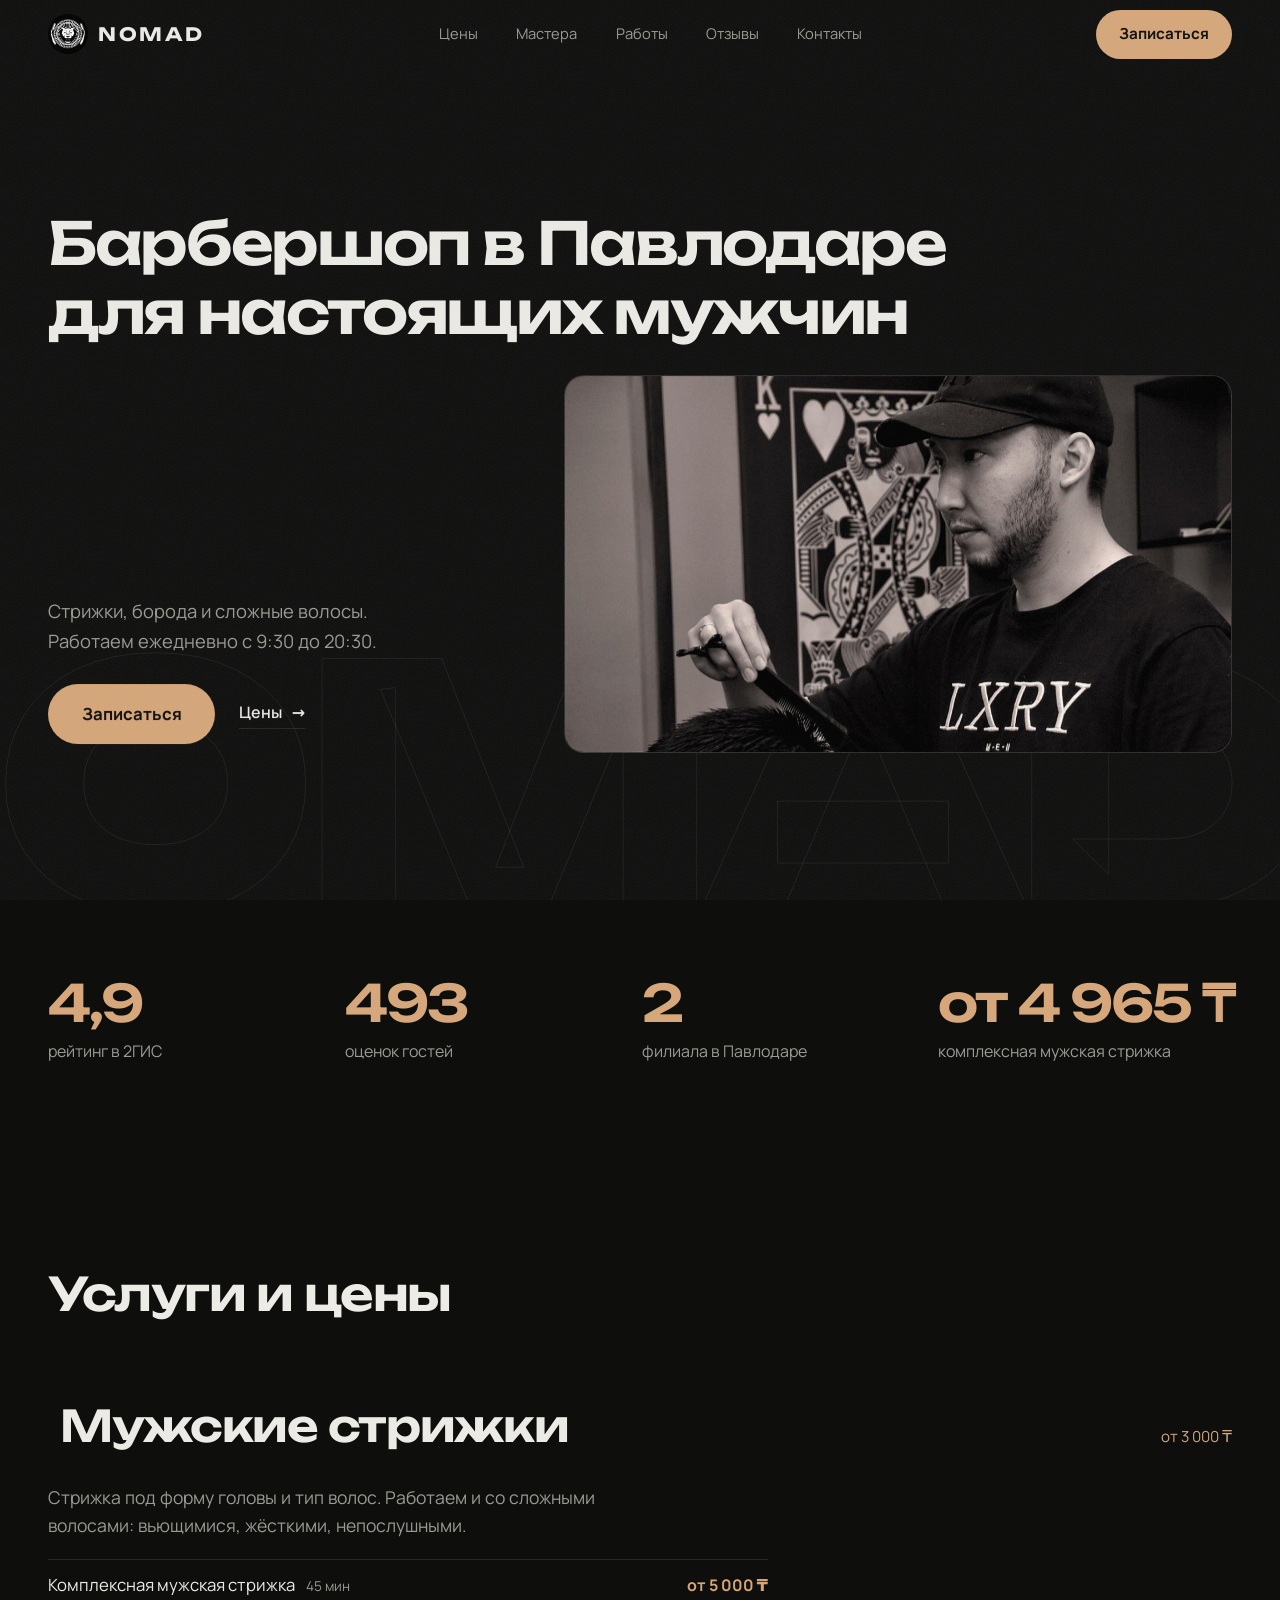
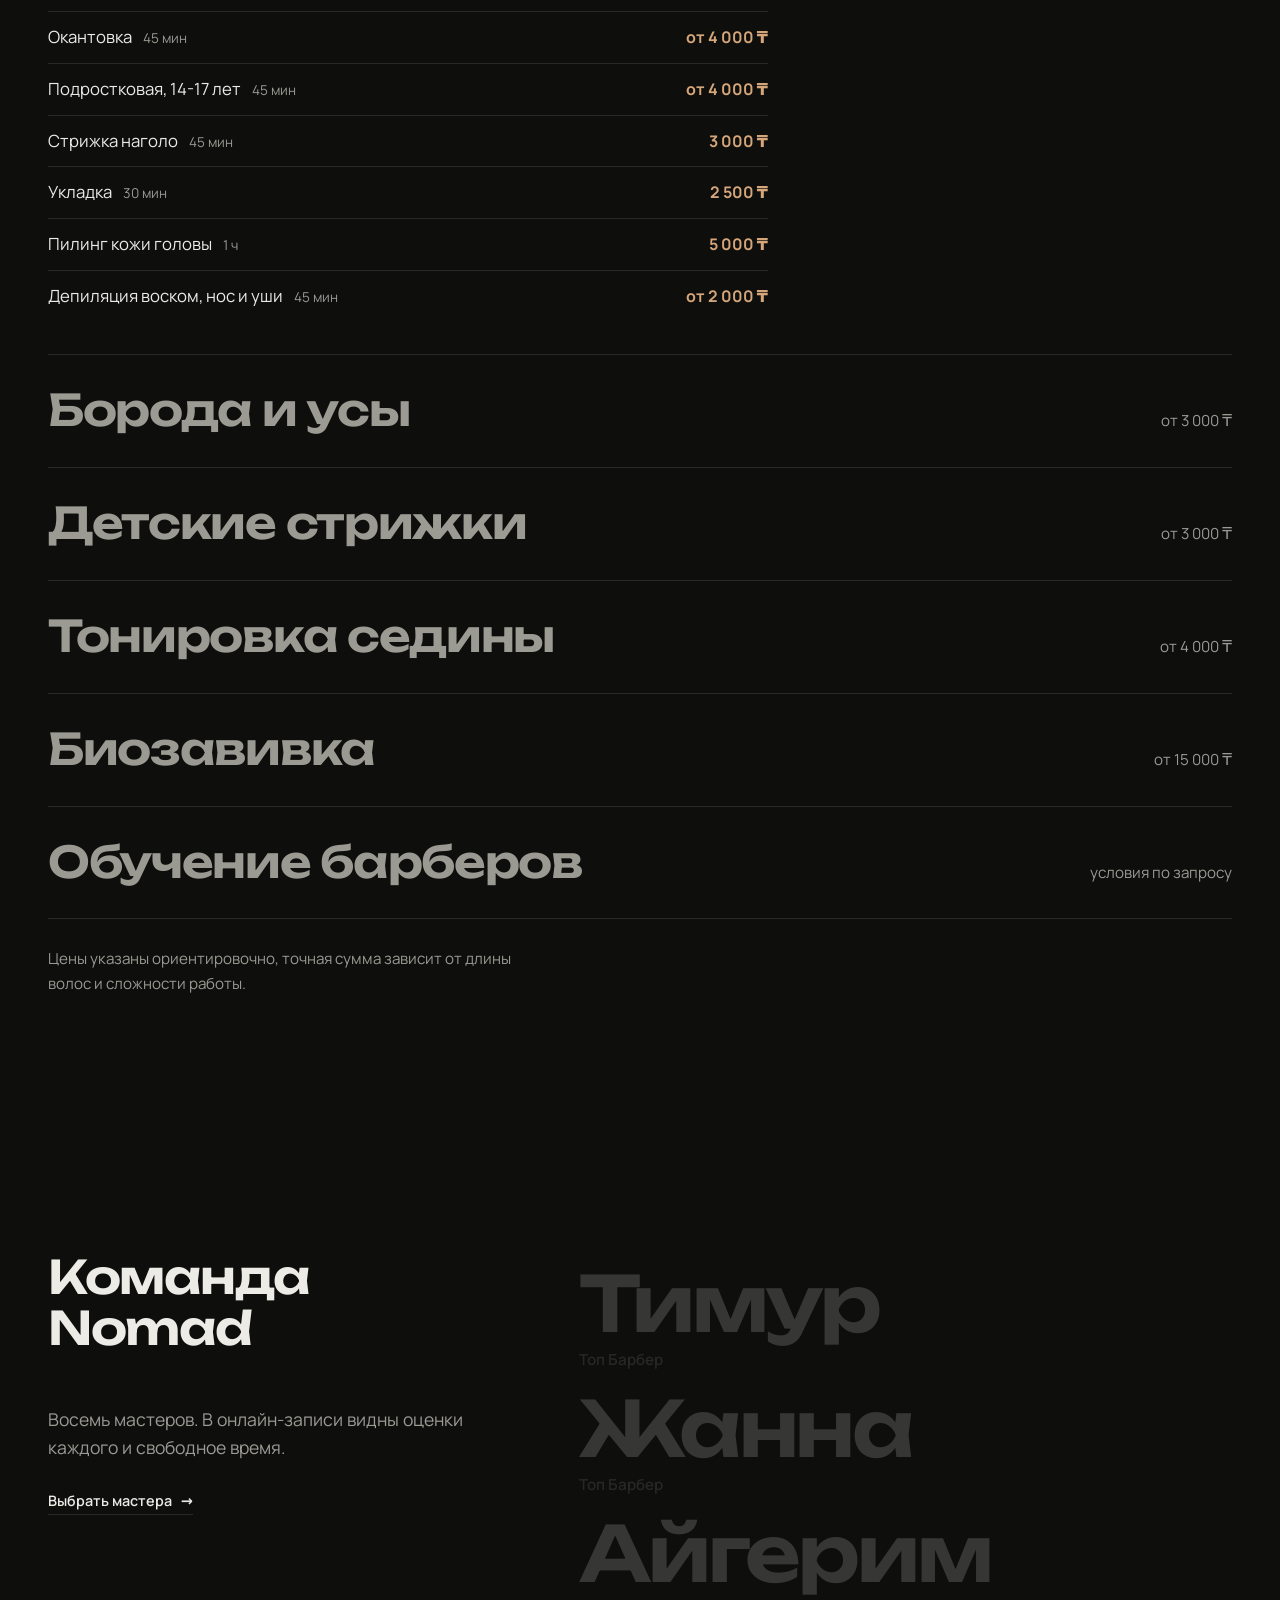
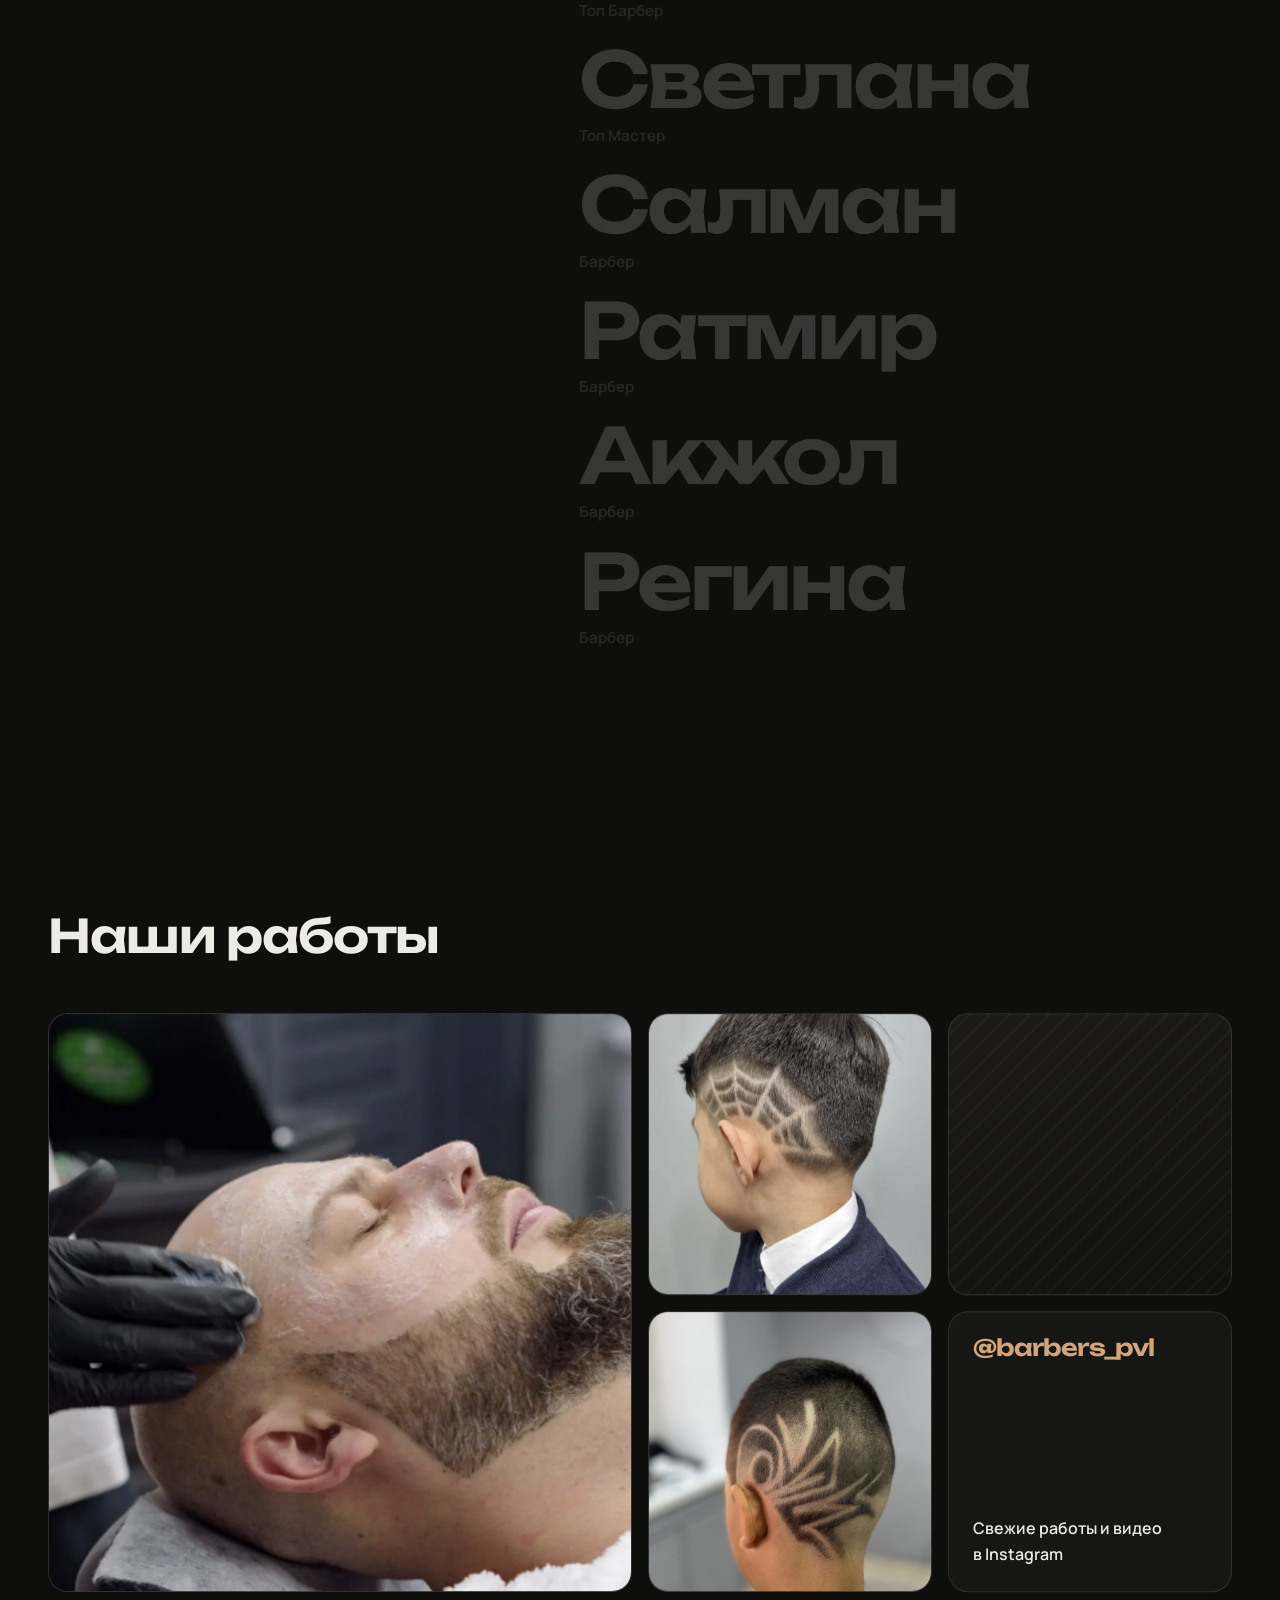
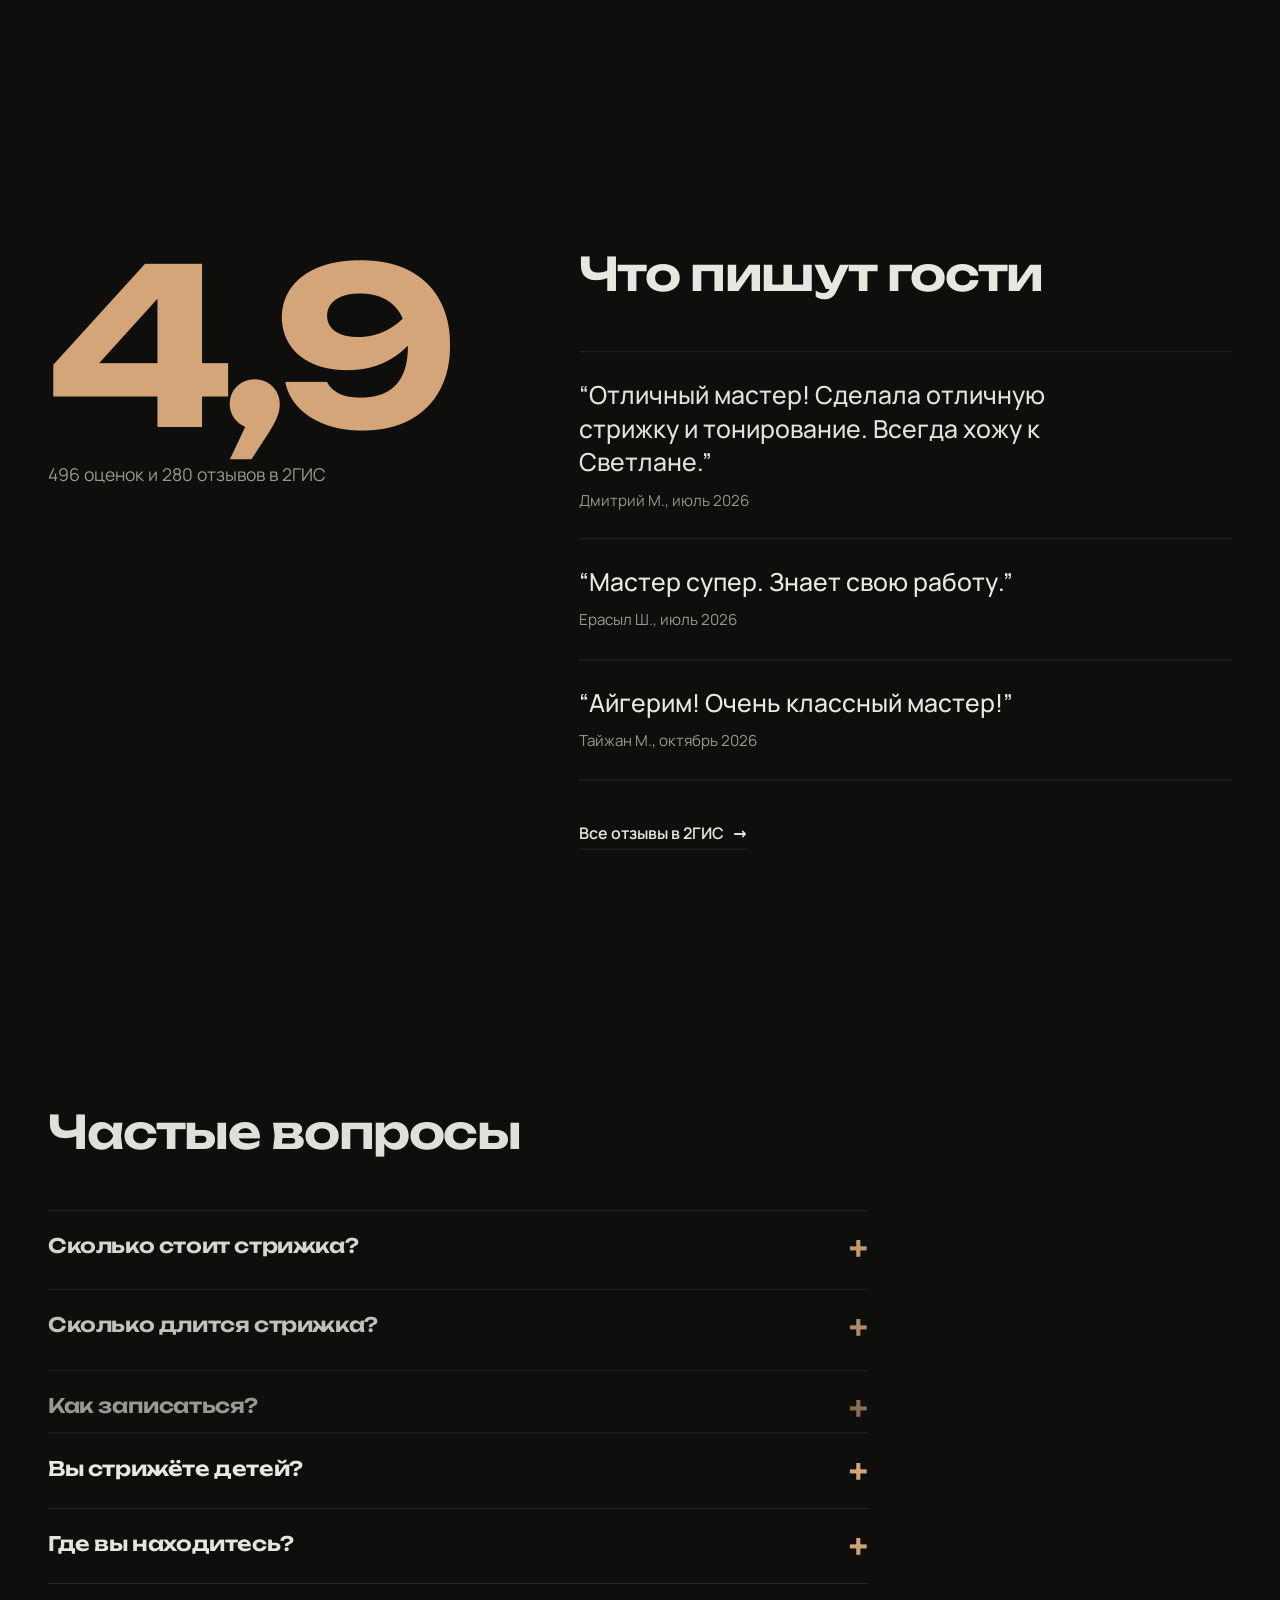
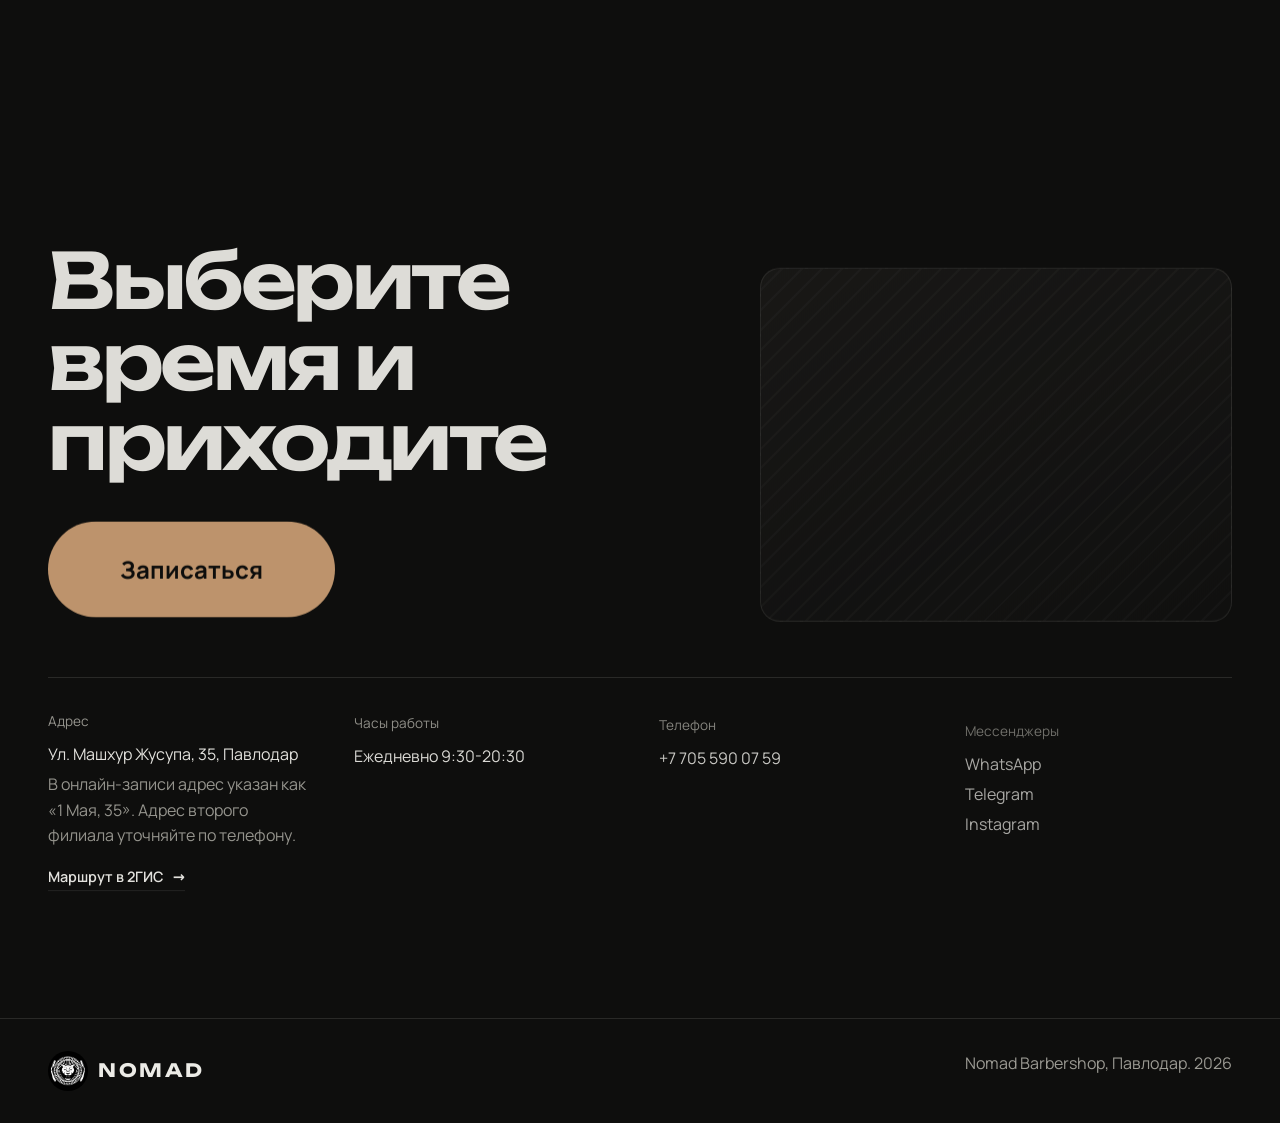
<file: index.html>
<!doctype html>
<html lang="ru">
<head>
<meta charset="utf-8">
<meta name="viewport" content="width=device-width, initial-scale=1">
<title>Барбершоп в Павлодаре | Nomad Barbershop, цены и запись</title>
<meta name="description" content="Nomad Barbershop в Павлодаре: мужские и детские стрижки от 3 000 ₸, борода, сложные волосы. Рейтинг 4,9 в 2ГИС. Ежедневно 9:30-20:30, онлайн-запись.">
<link rel="canonical" href="https://nomad-barbershop.vercel.app/">
<meta name="theme-color" content="#0e0e0d">
<meta property="og:site_name" content="Nomad Barbershop">
<meta property="og:title" content="Nomad Barbershop Павлодар: барбершоп для настоящих мужчин">
<meta property="og:description" content="Стрижки, борода, сложные волосы. Рейтинг 4,9 в 2ГИС. Ежедневно 9:30-20:30, онлайн-запись.">
<meta property="og:type" content="website">
<meta property="og:locale" content="ru_RU">
<meta property="og:url" content="https://nomad-barbershop.vercel.app/">
<meta property="og:image" content="https://nomad-barbershop.vercel.app/img/og.jpg">
<meta property="og:image:width" content="1200">
<meta property="og:image:height" content="630">
<meta name="twitter:card" content="summary_large_image">
<link rel="icon" type="image/png" href="img/logo.png">
<link rel="apple-touch-icon" href="img/logo.png">
<link rel="preload" href="fonts/unbounded-cyrillic.woff2" as="font" type="font/woff2" crossorigin>
<link rel="preload" href="fonts/manrope-cyrillic.woff2" as="font" type="font/woff2" crossorigin>
<link rel="stylesheet" href="style.css">
<script>
  if (!matchMedia('(prefers-reduced-motion: reduce)').matches) document.documentElement.classList.add('js');
</script>
<script type="application/ld+json">
{
  "@context": "https://schema.org",
  "@type": "BarberShop",
  "@id": "https://nomad-barbershop.vercel.app/#barbershop",
  "name": "Nomad Barbershop",
  "alternateName": "Номад Барбершоп",
  "slogan": "Место для настоящих мужчин",
  "description": "Барбершоп в центре Павлодара: мужские и детские стрижки, оформление бороды, работа со сложными волосами, биозавивка, обучение барберов.",
  "url": "https://nomad-barbershop.vercel.app/",
  "image": ["https://nomad-barbershop.vercel.app/img/og.jpg", "https://nomad-barbershop.vercel.app/img/salon.jpg"],
  "logo": "https://nomad-barbershop.vercel.app/img/logo.png",
  "telephone": "+77055900759",
  "priceRange": "от 2 500 KZT",
  "address": {
    "@type": "PostalAddress",
    "streetAddress": "ул. Машхур Жусупа, 35",
    "addressLocality": "Павлодар",
    "addressRegion": "Павлодарская область",
    "postalCode": "140000",
    "addressCountry": "KZ"
  },
  "openingHoursSpecification": [{
    "@type": "OpeningHoursSpecification",
    "dayOfWeek": ["Monday", "Tuesday", "Wednesday", "Thursday", "Friday", "Saturday", "Sunday"],
    "opens": "09:30",
    "closes": "20:30"
  }],
  "aggregateRating": { "@type": "AggregateRating", "ratingValue": "4.9", "ratingCount": "496", "bestRating": "5" },
  "potentialAction": { "@type": "ReserveAction", "target": "https://dikidi.net/807444", "name": "Записаться онлайн" },
  "sameAs": [
    "https://instagram.com/barbers_pvl",
    "https://2gis.kz/pavlodar/firm/70000001063047996",
    "https://dikidi.net/807444"
  ],
  "hasOfferCatalog": {
    "@type": "OfferCatalog",
    "name": "Услуги и цены",
    "itemListElement": [
      { "@type": "Offer", "priceCurrency": "KZT", "price": "5000", "itemOffered": { "@type": "Service", "name": "Комплексная мужская стрижка" } },
      { "@type": "Offer", "priceCurrency": "KZT", "price": "3000", "itemOffered": { "@type": "Service", "name": "Стрижка наголо" } },
      { "@type": "Offer", "priceCurrency": "KZT", "price": "4000", "itemOffered": { "@type": "Service", "name": "Окантовка" } },
      { "@type": "Offer", "priceCurrency": "KZT", "price": "3000", "itemOffered": { "@type": "Service", "name": "Оформление бороды и усов" } },
      { "@type": "Offer", "priceCurrency": "KZT", "price": "3000", "itemOffered": { "@type": "Service", "name": "Детская стрижка до 7 лет" } },
      { "@type": "Offer", "priceCurrency": "KZT", "price": "15000", "itemOffered": { "@type": "Service", "name": "Биозавивка со стрижкой" } }
    ]
  }
}
</script>
</head>
<body>

<div class="loader" aria-hidden="true"><img class="loader-logo" src="img/logo.png" alt="" width="250" height="250"></div>

<header class="nav" id="nav">
  <a class="logo" href="#top" aria-label="Nomad Barbershop, на главную"><img src="img/logo.png" alt="" width="44" height="44">NOMAD</a>
  <nav class="nav-links" aria-label="Разделы сайта">
    <a href="#uslugi">Цены</a>
    <a href="#master">Мастера</a>
    <a href="#raboty">Работы</a>
    <a href="#otzyvy">Отзывы</a>
    <a href="#kontakty">Контакты</a>
  </nav>
  <a class="btn btn-primary magnet" href="https://dikidi.net/807444" target="_blank" rel="noopener">Записаться</a>
</header>

<main id="top">

  <section class="hero">
    <div class="hero-word" aria-hidden="true">NOMAD</div>
    <h1 class="hero-title">
      <span class="line"><span class="line-in">Барбершоп в Павлодаре</span></span>
      <span class="line"><span class="line-in">для настоящих мужчин</span></span>
    </h1>
    <div class="hero-row">
      <div class="hero-copy">
        <p class="hero-sub" data-hero>Стрижки, борода и сложные волосы. Работаем ежедневно с 9:30 до 20:30.</p>
        <div class="hero-actions" data-hero>
          <a class="btn btn-primary btn-lg magnet" href="https://dikidi.net/807444" target="_blank" rel="noopener">Записаться</a>
          <a class="link-arrow" href="#uslugi">Цены</a>
        </div>
      </div>
      <div class="hero-media ph" data-hero>
        <div class="hero-media-inner">
          <img src="img/hero.jpg" alt="Мастер Nomad Barbershop за работой" width="1200" height="1798" fetchpriority="high" decoding="async" onerror="this.remove()">
        </div>
      </div>
    </div>
  </section>

  <section class="stats" aria-label="Nomad в цифрах">
    <div class="stat" data-reveal>
      <div class="stat-num"><span data-count="4.9" data-dec="1">4,9</span></div>
      <p>рейтинг в 2ГИС</p>
    </div>
    <div class="stat" data-reveal>
      <div class="stat-num"><span data-count="496">496</span></div>
      <p>оценок гостей</p>
    </div>
    <div class="stat" data-reveal>
      <div class="stat-num"><span data-count="2">2</span></div>
      <p>филиала в Павлодаре</p>
    </div>
    <div class="stat" data-reveal>
      <div class="stat-num">от <span data-count="5000" data-sep="1">5 000</span> ₸</div>
      <p>комплексная мужская стрижка</p>
    </div>
  </section>

  <section class="services" id="uslugi">
    <h2 class="h2" data-reveal>Услуги и цены</h2>
    <ul class="svc-list">
      <li class="svc open" data-reveal>
        <button class="svc-head" aria-expanded="true">
          <span class="svc-name">Мужские стрижки</span>
          <span class="svc-price">от 3 000 ₸</span>
        </button>
        <div class="svc-body"><div class="svc-in">
          <p>Стрижка под форму головы и тип волос. Работаем и со сложными волосами: вьющимися, жёсткими, непослушными.</p>
          <ul class="price-rows">
            <li><span>Комплексная мужская стрижка <small>45 мин</small></span><b>от 5 000 ₸</b></li>
            <li><span>Окантовка <small>45 мин</small></span><b>от 4 000 ₸</b></li>
            <li><span>Подростковая, 14-17 лет <small>45 мин</small></span><b>от 4 000 ₸</b></li>
            <li><span>Стрижка наголо <small>45 мин</small></span><b>3 000 ₸</b></li>
            <li><span>Укладка <small>30 мин</small></span><b>2 500 ₸</b></li>
            <li><span>Пилинг кожи головы <small>1 ч</small></span><b>5 000 ₸</b></li>
            <li><span>Депиляция воском, нос и уши <small>45 мин</small></span><b>от 2 000 ₸</b></li>
          </ul>
        </div></div>
      </li>
      <li class="svc" data-reveal>
        <button class="svc-head" aria-expanded="false">
          <span class="svc-name">Борода и усы</span>
          <span class="svc-price">от 3 000 ₸</span>
        </button>
        <div class="svc-body"><div class="svc-in">
          <p>Оформление, окрашивание и комплексы со стрижкой.</p>
          <ul class="price-rows">
            <li><span>Оформление бороды и усов <small>30 мин</small></span><b>от 3 000 ₸</b></li>
            <li><span>Окрашивание бороды и усов <small>1 ч</small></span><b>от 3 000 ₸</b></li>
            <li><span>Стрижка и оформление бороды <small>1 ч</small></span><b>от 7 500 ₸</b></li>
            <li><span>Стрижка, борода и тонировка бороды <small>1 ч</small></span><b>от 10 000 ₸</b></li>
          </ul>
        </div></div>
      </li>
      <li class="svc" data-reveal>
        <button class="svc-head" aria-expanded="false">
          <span class="svc-name">Детские стрижки</span>
          <span class="svc-price">от 3 000 ₸</span>
        </button>
        <div class="svc-body"><div class="svc-in">
          <p>Спокойная обстановка и аккуратная стрижка для самых маленьких гостей.</p>
          <ul class="price-rows">
            <li><span>Детская стрижка до 7 лет <small>45 мин</small></span><b>от 3 000 ₸</b></li>
            <li><span>Детская стрижка, 7-13 лет <small>45 мин</small></span><b>от 4 000 ₸</b></li>
            <li><span>Детская стрижка с рисунком (хайртату) <small>1 ч</small></span><b>4 500 ₸</b></li>
          </ul>
        </div></div>
      </li>
      <li class="svc" data-reveal>
        <button class="svc-head" aria-expanded="false">
          <span class="svc-name">Тонировка седины</span>
          <span class="svc-price">от 4 000 ₸</span>
        </button>
        <div class="svc-body"><div class="svc-in">
          <p>Окрашивание волос в один тон отдельно или вместе со стрижкой.</p>
          <ul class="price-rows">
            <li><span>Тонировка седины <small>1 ч</small></span><b>от 4 000 ₸</b></li>
            <li><span>Мужская стрижка и тонировка седины <small>1 ч</small></span><b>от 8 000 ₸</b></li>
          </ul>
        </div></div>
      </li>
      <li class="svc" data-reveal>
        <button class="svc-head" aria-expanded="false">
          <span class="svc-name">Биозавивка</span>
          <span class="svc-price">от 15 000 ₸</span>
        </button>
        <div class="svc-body"><div class="svc-in">
          <p>Биозавивка со стрижкой, около 2 часов. Про действующую скидку 20% уточняйте у администратора.</p>
        </div></div>
      </li>
      <li class="svc" data-reveal>
        <button class="svc-head" aria-expanded="false">
          <span class="svc-name">Обучение барберов</span>
          <span class="svc-price">условия по запросу</span>
        </button>
        <div class="svc-body"><div class="svc-in">
          <p>Обучение барберскому делу. Условия и ближайшие даты уточняйте у администратора.</p>
        </div></div>
      </li>
    </ul>
    <p class="price-note muted" data-reveal>Цены указаны ориентировочно, точная сумма зависит от длины волос и сложности работы.</p>
  </section>

  <section class="team" id="master">
    <div class="team-side">
      <h2 class="h2" data-reveal>Команда Nomad</h2>
      <p class="lead" data-reveal>Восемь мастеров. В онлайн-записи видны оценки каждого и свободное время.</p>
      <a class="link-arrow sm" href="https://dikidi.net/807444" target="_blank" rel="noopener" data-reveal>Выбрать мастера</a>
    </div>
    <ul class="team-names">
      <li class="tname">Тимур <small>Топ Барбер</small></li>
      <li class="tname">Жанна <small>Топ Барбер</small></li>
      <li class="tname">Айгерим <small>Топ Барбер</small></li>
      <li class="tname">Светлана <small>Топ Мастер</small></li>
      <li class="tname">Салман <small>Барбер</small></li>
      <li class="tname">Ратмир <small>Барбер</small></li>
      <li class="tname">Акжол <small>Барбер</small></li>
      <li class="tname">Регина <small>Барбер</small></li>
    </ul>
  </section>

  <section class="works" id="raboty">
    <h2 class="h2" data-reveal>Наши работы</h2>
    <div class="bento">
      <figure class="cell cell-a ph" data-reveal>
        <img src="img/work-1.jpg" alt="Стрижка в Nomad Barbershop, Павлодар" loading="lazy" decoding="async" onerror="this.remove()">
      </figure>
      <figure class="cell cell-b ph" data-reveal>
        <img src="img/work-2.jpg" alt="Работа мастера Nomad Barbershop" loading="lazy" decoding="async" onerror="this.remove()">
      </figure>
      <figure class="cell cell-c ph" data-reveal>
        <img src="img/work-4.jpg" alt="Оформление бороды в Nomad Barbershop" loading="lazy" decoding="async" onerror="this.remove()">
      </figure>
      <figure class="cell cell-d ph" data-reveal>
        <img src="img/work-3.jpg" alt="Результат стрижки в Nomad Barbershop" loading="lazy" decoding="async" onerror="this.remove()">
      </figure>
      <a class="cell cell-e" href="https://instagram.com/barbers_pvl" target="_blank" rel="noopener" data-reveal>
        <strong>@barbers_pvl</strong>
        <span>Свежие работы и видео в Instagram</span>
      </a>
    </div>
  </section>

  <section class="reviews" id="otzyvy">
    <div class="rev-big" data-reveal>
      <div class="rev-num">4,9</div>
      <p>496 оценок и 280 отзывов в 2ГИС</p>
    </div>
    <div class="rev-body">
      <h2 class="h2" data-reveal>Что пишут гости</h2>
      <ul class="quotes">
        <li data-reveal>
          <blockquote>Отличный мастер! Сделала отличную стрижку и тонирование. Всегда хожу к Светлане.</blockquote>
          <p>Дмитрий М., июль 2026</p>
        </li>
        <li data-reveal>
          <blockquote>Мастер супер. Знает свою работу.</blockquote>
          <p>Ерасыл Ш., июль 2026</p>
        </li>
        <li data-reveal>
          <blockquote>Айгерим! Очень классный мастер!</blockquote>
          <p>Тайжан М., октябрь 2026</p>
        </li>
      </ul>
      <a class="link-arrow" href="https://2gis.kz/pavlodar/firm/70000001063047996/tab/reviews" target="_blank" rel="noopener" data-reveal>Все отзывы в 2ГИС</a>
    </div>
  </section>

  <section class="faq" id="voprosy">
    <h2 class="h2" data-reveal>Частые вопросы</h2>
    <div class="faq-list">
      <details data-reveal>
        <summary>Сколько стоит стрижка?</summary>
        <p>Комплексная мужская стрижка от 5 000 ₸, стрижка наголо 3 000 ₸, детская от 3 000 ₸. Полный список цен выше на странице.</p>
      </details>
      <details data-reveal>
        <summary>Сколько длится стрижка?</summary>
        <p>Мужская стрижка занимает около 45 минут. Стрижка с оформлением бороды около часа.</p>
      </details>
      <details data-reveal>
        <summary>Как записаться?</summary>
        <p>Онлайн по кнопке «Записаться», по телефону +7 705 590 07 59 или в WhatsApp. В онлайн-записи видно свободное время каждого мастера.</p>
      </details>
      <details data-reveal>
        <summary>Вы стрижёте детей?</summary>
        <p>Да. Детская стрижка до 7 лет от 3 000 ₸, с 7 до 13 лет от 4 000 ₸.</p>
      </details>
      <details data-reveal>
        <summary>Где вы находитесь?</summary>
        <p>В центре Павлодара, ул. Машхур Жусупа, 35. Работаем ежедневно с 9:30 до 20:30.</p>
      </details>
    </div>
  </section>

  <section class="contact" id="kontakty">
    <div class="contact-top">
      <div class="contact-cta">
        <h2 class="contact-title" data-reveal>Выберите время и приходите</h2>
        <a class="btn btn-primary btn-xl magnet" href="https://dikidi.net/807444" target="_blank" rel="noopener" data-reveal>Записаться</a>
      </div>
      <figure class="cell contact-photo ph" data-reveal>
        <img src="img/salon.jpg" alt="Вход в Nomad Barbershop на улице Машхур Жусупа, 35" loading="lazy" decoding="async" onerror="this.remove()">
      </figure>
    </div>
    <div class="contact-grid">
      <div data-reveal>
        <span class="k">Адрес</span>
        <p>Ул. Машхур Жусупа, 35, Павлодар</p>
        <p class="muted">В онлайн-записи адрес указан как «1 Мая, 35». Адрес второго филиала уточняйте по телефону.</p>
        <a class="link-arrow sm" href="https://2gis.kz/pavlodar/firm/70000001063047996" target="_blank" rel="noopener">Маршрут в 2ГИС</a>
      </div>
      <div data-reveal>
        <span class="k">Часы работы</span>
        <p>Ежедневно 9:30-20:30</p>
      </div>
      <div data-reveal>
        <span class="k">Телефон</span>
        <p><a href="tel:+77055900759">+7 705 590 07 59</a></p>
      </div>
      <div data-reveal>
        <span class="k">Мессенджеры</span>
        <p><a href="https://wa.me/77055900759" target="_blank" rel="noopener">WhatsApp</a></p>
        <p><a href="https://t.me/+77055900759" target="_blank" rel="noopener">Telegram</a></p>
        <p><a href="https://instagram.com/barbers_pvl" target="_blank" rel="noopener">Instagram</a></p>
      </div>
    </div>
  </section>

</main>

<footer class="footer">
  <span class="logo"><img src="img/logo.png" alt="" width="44" height="44">NOMAD</span>
  <span class="muted">Nomad Barbershop, Павлодар. 2026</span>
</footer>

<div class="dock">
  <a class="btn btn-primary" href="https://dikidi.net/807444" target="_blank" rel="noopener">Записаться</a>
  <a class="btn btn-ghost" href="tel:+77055900759">Позвонить</a>
</div>

<script src="vendor/gsap.min.js"></script>
<script src="vendor/ScrollTrigger.min.js"></script>
<script src="vendor/lenis.min.js"></script>
<script src="main.js"></script>
</body>
</html>
</file>
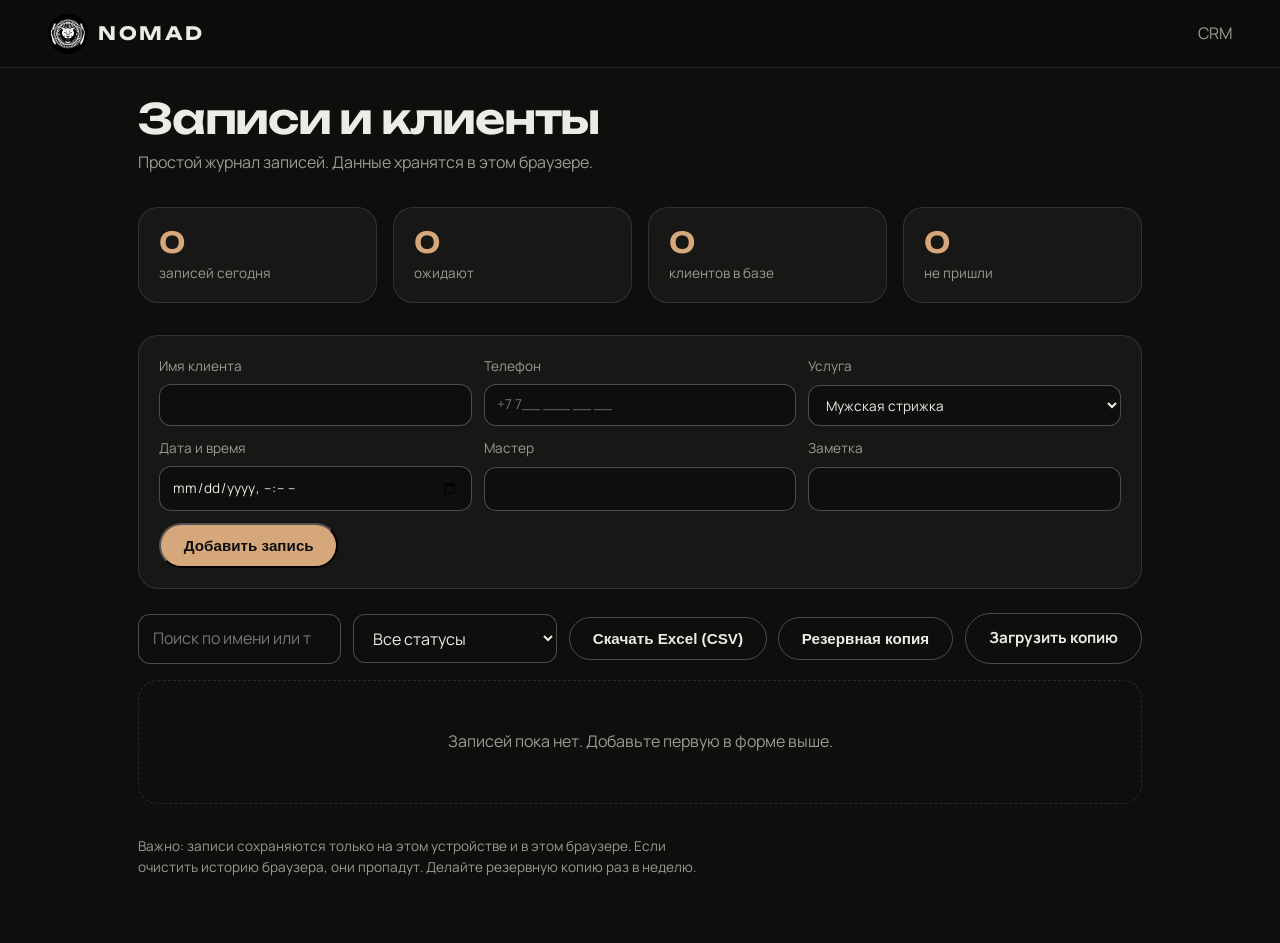
<file: crm.html>
<!doctype html>
<html lang="ru">
<head>
<meta charset="utf-8">
<meta name="viewport" content="width=device-width, initial-scale=1">
<meta name="robots" content="noindex,nofollow">
<title>Nomad CRM | Записи и клиенты</title>
<link rel="stylesheet" href="style.css">
<style>
  body::after{display:none}
  .crm{max-width:1100px;margin:0 auto;padding:96px var(--pad) 64px}
  .crm h1{font:600 clamp(1.6rem,3.6vw,2.6rem)/1.1 "Unbounded",sans-serif;letter-spacing:-.03em;margin-bottom:8px}
  .crm .sub{color:var(--muted);margin-bottom:32px}
  .sums{display:grid;grid-template-columns:repeat(4,1fr);gap:16px;margin-bottom:32px}
  .sums div{background:var(--surface);border:1px solid var(--line);border-radius:var(--r);padding:16px 20px}
  .sums b{display:block;font:600 1.8rem "Unbounded",sans-serif;color:var(--accent)}
  .sums span{color:var(--muted);font-size:.85rem}
  form.add{display:grid;grid-template-columns:repeat(6,1fr);gap:12px;background:var(--surface);border:1px solid var(--line);border-radius:var(--r);padding:20px;margin-bottom:24px}
  label{display:grid;gap:6px;font-size:.85rem;color:var(--muted)}
  input,select,textarea{font:inherit;color:var(--text);background:var(--bg);border:1px solid rgba(236,235,230,.28);border-radius:12px;padding:.7em .9em;width:100%}
  input:focus,select:focus{border-color:var(--accent);outline:none}
  .f2{grid-column:span 2}.f3{grid-column:span 3}.f6{grid-column:span 6}
  .tools{display:flex;gap:12px;flex-wrap:wrap;margin-bottom:16px;align-items:center}
  .tools input,.tools select{width:auto;flex:1;min-width:150px}
  .btn-ghost{background:transparent;color:var(--text);border:1px solid rgba(236,235,230,.28)}
  .btn-ghost:hover{border-color:var(--accent);color:var(--accent)}
  .rows{display:grid;gap:10px}
  .row{display:grid;grid-template-columns:1.4fr 1.2fr 1fr 150px auto;gap:12px;align-items:center;background:var(--surface);border:1px solid var(--line);border-radius:var(--r);padding:14px 18px}
  .row b{display:block}.row small{color:var(--muted)}
  .row select{padding:.5em .7em}
  .acts{display:flex;gap:8px}
  .acts a,.acts button{all:unset;cursor:pointer;color:var(--muted);font-size:.85rem;padding:6px 10px;border-radius:999px;border:1px solid var(--line)}
  .acts a:hover,.acts button:hover{color:var(--accent);border-color:var(--accent)}
  .empty{color:var(--muted);text-align:center;padding:48px 0;border:1px dashed var(--line);border-radius:var(--r)}
  .note{color:var(--muted);font-size:.85rem;margin-top:32px;max-width:70ch}
  @media(max-width:800px){
    .sums{grid-template-columns:1fr 1fr}
    form.add{grid-template-columns:1fr 1fr}.f2,.f3,.f6{grid-column:span 2}
    .row{grid-template-columns:1fr 1fr}
    .acts{grid-column:span 2}
  }
</style>
</head>
<body>
<header class="nav scrolled"><a class="logo" href="./"><img src="img/logo.png" alt="" width="44" height="44">NOMAD</a><span class="muted">CRM</span></header>

<main class="crm">
  <h1>Записи и клиенты</h1>
  <p class="sub">Простой журнал записей. Данные хранятся в этом браузере.</p>

  <div class="sums" id="sums"></div>

  <form class="add" id="add">
    <label class="f2">Имя клиента<input name="name" required autocomplete="off"></label>
    <label class="f2">Телефон<input name="phone" type="tel" placeholder="+7 7__ ___ __ __" required></label>
    <label class="f2">Услуга
      <select name="service">
        <option>Мужская стрижка</option><option>Сложные волосы</option><option>Детская стрижка</option>
        <option>Химзавивка</option><option>Обучение</option><option>Другое</option>
      </select>
    </label>
    <label class="f2">Дата и время<input name="when" type="datetime-local" required></label>
    <label class="f2">Мастер<input name="master" list="masters" autocomplete="off"></label>
    <datalist id="masters"><option>Ратмир</option><option>Салман</option><option>Светлана</option><option>Айгерим</option><option>Аман</option><option>Тимур</option><option>Жанна</option><option>Регина</option></datalist>
    <label class="f2">Заметка<input name="note" autocomplete="off"></label>
    <div class="f6"><button class="btn btn-primary" type="submit">Добавить запись</button></div>
  </form>

  <div class="tools">
    <input id="q" type="search" placeholder="Поиск по имени или телефону" aria-label="Поиск">
    <select id="fs" aria-label="Фильтр по статусу">
      <option value="">Все статусы</option><option>Ожидает</option><option>Пришёл</option><option>Не пришёл</option><option>Отменена</option>
    </select>
    <button class="btn btn-ghost" id="csv" type="button">Скачать Excel (CSV)</button>
    <button class="btn btn-ghost" id="bak" type="button">Резервная копия</button>
    <label class="btn btn-ghost" style="cursor:pointer">Загрузить копию<input id="imp" type="file" accept="application/json" hidden></label>
  </div>

  <div class="rows" id="rows"></div>

  <p class="note">Важно: записи сохраняются только на этом устройстве и в этом браузере. Если очистить историю браузера, они пропадут. Делайте резервную копию раз в неделю.</p>
</main>

<script>
(() => {
  const KEY = 'nomad-crm-v1';
  const $ = (s) => document.querySelector(s);
  const ST = ['Ожидает', 'Пришёл', 'Не пришёл', 'Отменена'];
  let db = [];
  try { db = JSON.parse(localStorage.getItem(KEY)) || []; } catch (e) {}
  const save = () => { try { localStorage.setItem(KEY, JSON.stringify(db)); } catch (e) { alert('Не удалось сохранить: память браузера недоступна.'); } };
  const esc = (s) => String(s ?? '').replace(/[&<>"']/g, (c) => ({ '&': '&amp;', '<': '&lt;', '>': '&gt;', '"': '&quot;', "'": '&#39;' }[c]));
  const fmt = (iso) => new Date(iso).toLocaleString('ru-RU', { day: '2-digit', month: 'short', hour: '2-digit', minute: '2-digit' });
  const digits = (p) => p.replace(/\D/g, '').replace(/^8/, '7');

  function render() {
    const q = $('#q').value.trim().toLowerCase(), fs = $('#fs').value;
    const list = db
      .filter((r) => (!fs || r.status === fs) && (!q || (r.name + digits(r.phone) + r.phone).toLowerCase().includes(q)))
      .sort((a, b) => a.when.localeCompare(b.when));
    const today = new Date().toISOString().slice(0, 10);
    $('#sums').innerHTML = [
      [db.filter((r) => r.when.startsWith(today)).length, 'записей сегодня'],
      [db.filter((r) => r.status === 'Ожидает').length, 'ожидают'],
      [new Set(db.map((r) => digits(r.phone))).size, 'клиентов в базе'],
      [db.filter((r) => r.status === 'Не пришёл').length, 'не пришли'],
    ].map(([n, t]) => `<div><b>${n}</b><span>${t}</span></div>`).join('');
    $('#rows').innerHTML = list.length ? list.map((r) => `
      <div class="row" data-id="${r.id}">
        <div><b>${esc(r.name)}</b><small>${esc(r.phone)}</small></div>
        <div><b>${esc(r.service)}</b><small>${esc(r.master || 'Мастер не указан')}${r.note ? ', ' + esc(r.note) : ''}</small></div>
        <div>${fmt(r.when)}</div>
        <select aria-label="Статус">${ST.map((s) => `<option${s === r.status ? ' selected' : ''}>${s}</option>`).join('')}</select>
        <div class="acts"><a href="https://wa.me/${digits(r.phone)}" target="_blank" rel="noopener">WhatsApp</a><button type="button" data-del>Удалить</button></div>
      </div>`).join('') : '<div class="empty">Записей пока нет. Добавьте первую в форме выше.</div>';
  }

  $('#add').addEventListener('submit', (e) => {
    e.preventDefault();
    const d = Object.fromEntries(new FormData(e.target));
    db.push({ id: Date.now().toString(36), status: 'Ожидает', ...d });
    save(); e.target.reset(); render();
  });
  $('#rows').addEventListener('change', (e) => {
    const id = e.target.closest('.row')?.dataset.id, r = db.find((x) => x.id === id);
    if (r) { r.status = e.target.value; save(); render(); }
  });
  $('#rows').addEventListener('click', (e) => {
    if (!e.target.matches('[data-del]')) return;
    const id = e.target.closest('.row').dataset.id;
    if (confirm('Удалить запись?')) { db = db.filter((x) => x.id !== id); save(); render(); }
  });
  $('#q').addEventListener('input', render);
  $('#fs').addEventListener('change', render);

  const download = (name, text, type) => {
    const a = document.createElement('a');
    a.href = URL.createObjectURL(new Blob([text], { type }));
    a.download = name; a.click(); URL.revokeObjectURL(a.href);
  };
  $('#csv').addEventListener('click', () => {
    const q = (v) => `"${String(v ?? '').replace(/"/g, '""')}"`;
    const rows = [['Имя', 'Телефон', 'Услуга', 'Дата и время', 'Мастер', 'Статус', 'Заметка'], ...db.map((r) => [r.name, r.phone, r.service, r.when.replace('T', ' '), r.master, r.status, r.note])];
    download('nomad-zapisi.csv', '﻿' + rows.map((r) => r.map(q).join(';')).join('\r\n'), 'text/csv;charset=utf-8');
  });
  $('#bak').addEventListener('click', () => download('nomad-crm-backup.json', JSON.stringify(db), 'application/json'));
  $('#imp').addEventListener('change', async (e) => {
    try {
      const data = JSON.parse(await e.target.files[0].text());
      if (!Array.isArray(data)) throw 0;
      if (confirm('Заменить текущие записи данными из копии?')) { db = data; save(); render(); }
    } catch { alert('Файл не похож на резервную копию Nomad CRM.'); }
    e.target.value = '';
  });
  render();
})();
</script>
</body>
</html>
</file>
<file: style.css>
/* Nomad Barbershop. Dark theme only (brand), one accent (tan), radius: pill for buttons, 20px for blocks. */
@font-face{font-family:"Unbounded";src:url(fonts/unbounded-cyrillic.woff2) format("woff2");font-weight:200 900;font-display:swap;unicode-range:U+0301,U+0400-045F,U+0490-0491,U+04B0-04B1,U+2116}
@font-face{font-family:"Unbounded";src:url(fonts/unbounded-latin.woff2) format("woff2");font-weight:200 900;font-display:swap;unicode-range:U+0000-00FF,U+0131,U+0152-0153,U+02BB-02BC,U+02C6,U+02DA,U+02DC,U+2000-206F,U+20AC,U+2122,U+2191,U+2193,U+2212,U+2215,U+FEFF,U+FFFD}
@font-face{font-family:"Manrope";src:url(fonts/manrope-cyrillic.woff2) format("woff2");font-weight:200 800;font-display:swap;unicode-range:U+0301,U+0400-045F,U+0490-0491,U+04B0-04B1,U+2116}
@font-face{font-family:"Manrope";src:url(fonts/manrope-latin.woff2) format("woff2");font-weight:200 800;font-display:swap;unicode-range:U+0000-00FF,U+0131,U+0152-0153,U+02BB-02BC,U+02C6,U+02DA,U+02DC,U+2000-206F,U+20AC,U+2122,U+2191,U+2193,U+2212,U+2215,U+FEFF,U+FFFD}

:root{
  --bg:#0e0e0d; --surface:#171715; --line:rgba(236,235,230,.12);
  --text:#ecebe6; --muted:#9b9a93; --accent:#d6a77a; --on-accent:#0e0e0d;
  --r:20px; --ease:cubic-bezier(.16,1,.3,1);
  --pad:clamp(16px,4vw,48px); --max:1360px;
}
*{box-sizing:border-box;margin:0;padding:0}
html{scroll-behavior:auto;-webkit-text-size-adjust:100%}
html.lenis,html.lenis body{height:auto}
.lenis.lenis-smooth{scroll-behavior:auto!important}
.lenis.lenis-stopped{overflow:hidden}
body{background:var(--bg);color:var(--text);font:400 1rem/1.6 "Manrope",system-ui,sans-serif;overflow-x:hidden;-webkit-font-smoothing:antialiased}
body::after{ /* film grain on a fixed, non-interactive layer */
  content:"";position:fixed;inset:0;z-index:60;pointer-events:none;opacity:.07;
  background-image:url("data:image/svg+xml,%3Csvg xmlns='http://www.w3.org/2000/svg' width='160' height='160'%3E%3Cfilter id='n'%3E%3CfeTurbulence type='fractalNoise' baseFrequency='.9' numOctaves='2' stitchTiles='stitch'/%3E%3C/filter%3E%3Crect width='100%25' height='100%25' filter='url(%23n)'/%3E%3C/svg%3E");
}
a{color:inherit;text-decoration:none}
ul{list-style:none}
img{display:block;max-width:100%}
.muted{color:var(--muted)}
:focus-visible{outline:2px solid var(--accent);outline-offset:3px}

/* type */
.h2{font:600 clamp(1.7rem,3.6vw,3.2rem)/1.1 "Unbounded",sans-serif;letter-spacing:-.03em;margin-bottom:clamp(28px,4vw,56px)}
.lead{color:var(--muted);font-size:1.1rem;max-width:42ch}
section{padding:clamp(72px,10vw,140px) var(--pad);max-width:var(--max);margin:0 auto}

/* buttons */
.btn{display:inline-flex;align-items:center;justify-content:center;white-space:nowrap;padding:.8em 1.5em;border-radius:999px;font-weight:700;font-size:.95rem;transition:background .3s var(--ease),transform .3s var(--ease);will-change:transform}
.btn-primary{background:var(--accent);color:var(--on-accent)}
.btn-primary:hover{background:#e6bb90}
.btn:active{transform:scale(.97)}
.btn-ghost{border:1px solid var(--line);color:var(--text);background:rgba(14,14,13,.6)}
.btn-ghost:hover{border-color:var(--accent);color:var(--accent)}
.btn-lg{padding:1em 2em;font-size:1.05rem}
.btn-xl{padding:1.2em 3em;font-size:clamp(1.1rem,2vw,1.5rem)}
.link-arrow{display:inline-flex;gap:.6em;align-items:center;font-weight:600;border-bottom:1px solid var(--line);padding-bottom:2px;transition:border-color .3s,gap .3s var(--ease)}
.link-arrow::after{content:"→";transition:transform .3s var(--ease)}
.link-arrow:hover{border-color:var(--accent);color:var(--accent)}
.link-arrow:hover::after{transform:translateX(4px)}
.link-arrow.sm{font-size:.9rem}

/* nav */
.nav{position:fixed;top:0;left:0;right:0;z-index:50;height:68px;display:flex;align-items:center;justify-content:space-between;gap:24px;padding:0 var(--pad);transition:transform .5s var(--ease),background .4s,backdrop-filter .4s}
.nav.scrolled{background:rgba(14,14,13,.72);backdrop-filter:blur(16px) saturate(140%);-webkit-backdrop-filter:blur(16px) saturate(140%);border-bottom:1px solid var(--line)}
.nav.hide{transform:translateY(-100%)}
.logo{font:700 1.15rem "Unbounded",sans-serif;letter-spacing:.14em}
.nav-links{display:flex;gap:clamp(18px,3vw,40px);font-size:.92rem;color:var(--muted)}
.nav-links a{position:relative;transition:color .3s}
.nav-links a::after{content:"";position:absolute;left:0;right:0;bottom:-4px;height:1px;background:var(--accent);transform:scaleX(0);transform-origin:left;transition:transform .4s var(--ease)}
.nav-links a:hover{color:var(--text)}
.nav-links a:hover::after{transform:scaleX(1)}

/* hero */
.hero{position:relative;min-height:100dvh;padding-top:96px;padding-bottom:32px;display:flex;flex-direction:column;justify-content:center;gap:clamp(20px,3vh,36px);overflow:hidden}
.hero-word{position:absolute;right:-2vw;bottom:-4vw;font:800 clamp(8rem,26vw,24rem)/1 "Unbounded",sans-serif;letter-spacing:-.05em;color:transparent;-webkit-text-stroke:1px rgba(236,235,230,.08);pointer-events:none;user-select:none;white-space:nowrap}
.hero-title{position:relative;font:600 clamp(1.6rem,4.6vw,4.4rem)/1.08 "Unbounded",sans-serif;letter-spacing:-.04em}
.line{display:block;overflow:hidden;padding-bottom:.08em}
.line-in{display:block}
.hero-row{position:relative;display:grid;grid-template-columns:5fr 7fr;gap:clamp(20px,3vw,48px);align-items:end}
.hero-copy{display:flex;flex-direction:column;gap:28px;padding-bottom:8px}
.hero-sub{color:var(--muted);font-size:1.15rem;max-width:30ch}
.hero-actions{display:flex;flex-wrap:wrap;align-items:center;gap:24px}
.hero-media{height:clamp(220px,42vh,420px);border-radius:var(--r);overflow:hidden;position:relative}
.hero-media-inner{position:absolute;inset:-8% 0;will-change:transform}
.hero-media img{width:100%;height:100%;object-fit:cover}

/* photo slots: texture shows until a real photo is added to /img */
.ph{background:
  repeating-linear-gradient(135deg,rgba(236,235,230,.035) 0 2px,transparent 2px 14px),
  linear-gradient(160deg,#1d1c1a,#121211);
  border:1px solid var(--line)}

/* stats */
.stats{display:grid;grid-template-columns:repeat(4,1fr);gap:clamp(20px,3vw,40px);padding-top:clamp(40px,6vw,80px);padding-bottom:clamp(40px,6vw,80px)}
.stat-num{font:600 clamp(1.8rem,4vw,3.6rem)/1.05 "Unbounded",sans-serif;letter-spacing:-.04em;color:var(--accent);white-space:nowrap}
.stat p{color:var(--muted);margin-top:8px}

/* services accordion */
.svc{border-bottom:1px solid var(--line)}
.svc-head{all:unset;box-sizing:border-box;width:100%;display:flex;justify-content:space-between;align-items:baseline;gap:24px;padding:clamp(18px,2.6vw,32px) 0;cursor:pointer}
.svc-name{font:600 clamp(1.4rem,3.4vw,3rem)/1.1 "Unbounded",sans-serif;letter-spacing:-.03em;color:var(--muted);transition:color .4s var(--ease),transform .5s var(--ease)}
.svc-price{color:var(--muted);font-size:.95rem;text-align:right;transition:color .4s}
.svc.open .svc-name,.svc-head:hover .svc-name{color:var(--text)}
.svc.open .svc-name{transform:translateX(12px)}
.svc.open .svc-price{color:var(--accent)}
.svc-body{display:grid;grid-template-rows:0fr;transition:grid-template-rows .6s var(--ease)}
.svc-in{overflow:hidden;min-height:0;opacity:0;transition:opacity .5s}
.svc-in>p{color:var(--muted);max-width:56ch;font-size:1.1rem}
.svc.open .svc-body{grid-template-rows:1fr}
.svc.open .svc-in{opacity:1;padding-bottom:clamp(18px,2.6vw,32px)}
.price-rows{margin-top:20px;max-width:720px}
.price-rows li{display:flex;justify-content:space-between;align-items:baseline;gap:24px;padding:12px 0;border-top:1px solid var(--line)}
.price-rows span{font-size:1.05rem}
.price-rows small{color:var(--muted);font-size:.85rem;margin-left:8px}
.price-rows b{font-weight:700;color:var(--accent);white-space:nowrap}
.price-note{margin-top:28px;max-width:56ch;font-size:.95rem}

/* team */
.team{display:grid;grid-template-columns:5fr 7fr;gap:clamp(24px,5vw,80px);align-items:start}
.team-side{position:sticky;top:120px}
.tname{font:600 clamp(2.2rem,6vw,5.2rem)/1.15 "Unbounded",sans-serif;letter-spacing:-.04em;padding:.1em 0}
.tname small{display:block;font:600 .95rem/1.3 "Manrope",sans-serif;letter-spacing:0;color:var(--muted);margin-top:2px}
.team-side .link-arrow{margin-top:28px}

/* bento: 5 items = 5 cells on a 4x2 grid */
.bento{display:grid;grid-template-columns:repeat(4,1fr);grid-template-rows:repeat(2,minmax(180px,22vw));gap:16px}
.cell{border-radius:var(--r);overflow:hidden;position:relative;margin:0}
.cell img{position:absolute;inset:0;width:100%;height:100%;object-fit:cover;transition:transform .9s var(--ease)}
.cell:hover img{transform:scale(1.05)}
.cell-a{grid-column:1/3;grid-row:1/3}
.cell-b{grid-column:3;grid-row:1}
.cell-c{grid-column:4;grid-row:1}
.cell-d{grid-column:3;grid-row:2}
.cell-e{grid-column:4;grid-row:2;background:var(--surface);border:1px solid var(--line);padding:24px;display:flex;flex-direction:column;justify-content:space-between;transition:border-color .4s,background .4s}
.cell-e:hover{border-color:var(--accent);background:#1d1c1a}
.cell strong{font:600 clamp(1.3rem,3.4vw,3.6rem)/1 "Unbounded",sans-serif;letter-spacing:-.04em;word-break:break-word}
.cell-e strong{font-size:clamp(1rem,1.8vw,1.6rem);color:var(--accent)}
.cell span{font-weight:600;max-width:20ch}

/* reviews */
.reviews{display:grid;grid-template-columns:5fr 7fr;gap:clamp(24px,5vw,80px);align-items:start}
.rev-num{font:700 clamp(6rem,17vw,15rem)/.9 "Unbounded",sans-serif;letter-spacing:-.06em;color:var(--accent)}
.rev-big p{color:var(--muted);margin-top:16px;font-size:1.1rem}
.quotes{display:grid;margin-bottom:40px}
.quotes li{padding:26px 0;border-top:1px solid var(--line)}
.quotes li:last-child{border-bottom:1px solid var(--line)}
.quotes blockquote{font:500 clamp(1.15rem,2vw,1.55rem)/1.35 "Manrope",sans-serif;max-width:34ch}
.quotes blockquote::before{content:"\201C"}
.quotes blockquote::after{content:"\201D"}
.quotes p{color:var(--muted);margin-top:10px;font-size:.95rem}

/* faq */
.faq-list{max-width:820px}
.faq details{border-top:1px solid var(--line)}
.faq details:last-child{border-bottom:1px solid var(--line)}
.faq summary{cursor:pointer;list-style:none;display:flex;justify-content:space-between;gap:24px;padding:22px 0;font:600 clamp(1rem,1.8vw,1.25rem) "Unbounded",sans-serif;letter-spacing:-.02em}
.faq summary::-webkit-details-marker{display:none}
.faq summary::after{content:"+";color:var(--accent);font-size:1.5em;line-height:1;transition:transform .3s var(--ease)}
.faq details[open] summary::after{transform:rotate(45deg)}
.faq details p{color:var(--muted);max-width:60ch;padding-bottom:22px}

/* contact */
.contact-top{display:grid;grid-template-columns:7fr 5fr;gap:clamp(24px,4vw,64px);align-items:end}
.contact-cta{display:flex;flex-direction:column;align-items:flex-start;gap:36px}
.contact-photo{aspect-ratio:4/3}
.contact-photo img{object-position:50% 62%}
.logo{display:inline-flex;align-items:center;gap:10px}
.logo img{width:40px;height:40px;border-radius:50%}
.loader-logo{width:min(40vw,180px);height:auto;border-radius:50%}
.hero-media img{object-position:50% 22%}
.contact-title{font:600 clamp(2rem,6vw,5.4rem)/1.05 "Unbounded",sans-serif;letter-spacing:-.045em;max-width:14ch}
.contact-grid{display:grid;grid-template-columns:repeat(4,1fr);gap:clamp(20px,3vw,40px);width:100%;margin-top:clamp(24px,5vw,72px);padding-top:32px;border-top:1px solid var(--line)}
.contact-grid .k{display:block;color:var(--muted);font-size:.85rem;margin-bottom:10px}
.contact-grid p{margin-bottom:4px}
.contact-grid a:not(.link-arrow){transition:color .3s}
.contact-grid a:not(.link-arrow):hover{color:var(--accent)}
.contact-grid .link-arrow{margin-top:12px}
.footer{display:flex;justify-content:space-between;gap:16px;flex-wrap:wrap;padding:32px var(--pad);border-top:1px solid var(--line);max-width:var(--max);margin:0 auto}

/* mobile sticky action bar */
.dock{display:none}

/* motion initial states (only when JS is running and motion is allowed) */
.js .loader{display:grid}
.loader{display:none;position:fixed;inset:0;z-index:100;background:var(--bg);place-items:center}
.loader-word{font:700 clamp(2rem,8vw,5rem) "Unbounded",sans-serif;letter-spacing:.14em;color:var(--text)}
.js [data-reveal],.js [data-hero]{opacity:0}
.js .line-in{transform:translateY(115%)}
.js .hero-word{opacity:0}

/* tablet and mobile */
@media (max-width:900px){
  body{padding-bottom:84px}
  .dock{display:flex;gap:10px;position:fixed;left:0;right:0;bottom:0;z-index:55;padding:12px var(--pad) calc(12px + env(safe-area-inset-bottom));background:rgba(14,14,13,.86);backdrop-filter:blur(14px);-webkit-backdrop-filter:blur(14px);border-top:1px solid var(--line)}
  .dock .btn{flex:1}
  .nav-links{display:none}
  .hero{justify-content:flex-start;padding-top:96px}
  .hero-row,.team,.reviews,.contact-top{grid-template-columns:1fr}
  .hero-media{order:-1;height:34vh}
  .team-side{position:static}
  .stats{grid-template-columns:repeat(2,1fr)}
  .bento{grid-template-columns:1fr 1fr;grid-template-rows:none;grid-auto-rows:auto}
  .bento .cell{aspect-ratio:1}
  .bento .cell-a{grid-column:1/3;grid-row:auto;aspect-ratio:16/10}
  .cell-b,.cell-c,.cell-d,.cell-e{grid-column:auto;grid-row:auto}
  .contact-grid{grid-template-columns:1fr 1fr}
  .price-rows li{flex-direction:column;gap:2px}
}
@media (max-width:520px){
  .svc-head{flex-direction:column;gap:6px}
  .svc-price{text-align:left}
  .contact-grid{grid-template-columns:1fr}
  .btn-xl{width:100%}
}
@media (prefers-reduced-motion:reduce){
  *{transition:none!important;animation:none!important}
  .svc-body{grid-template-rows:1fr}
  .svc-in{opacity:1;padding-bottom:20px}
}
</file>
